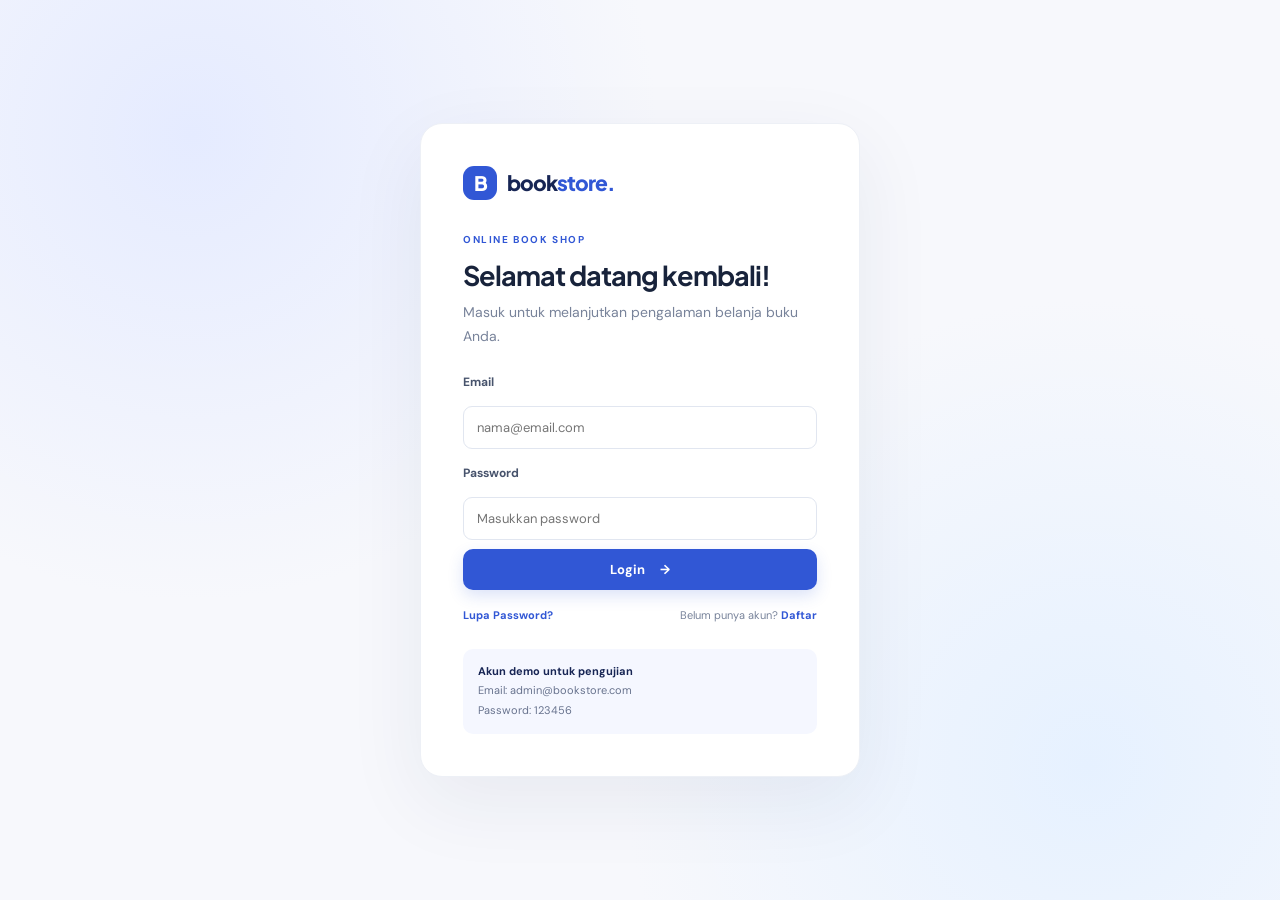
<file: index.html>
<!DOCTYPE html>
<html lang="id">
<head>
  <meta charset="UTF-8">
  <meta name="viewport" content="width=device-width, initial-scale=1.0">
  <title>Login | BookStore</title>
  <link rel="stylesheet" href="css/style.css">
  <script src="js/data.js" defer></script>
  <script src="js/script.js" defer></script>
</head>
<body class="auth-page" data-page="login">
  <main class="auth-card">
    <a class="brand auth-brand" href="index.html"><span class="brand-mark">B</span><span>book<span class="brand-accent">store.</span></span></a>
    <p class="eyebrow">ONLINE BOOK SHOP</p>
    <h1>Selamat datang kembali!</h1>
    <p class="muted">Masuk untuk melanjutkan pengalaman belanja buku Anda.</p>
    <form id="loginForm" class="form-stack">
      <label for="loginEmail">Email</label>
      <input id="loginEmail" type="email" placeholder="nama@email.com" required>
      <label for="loginPassword">Password</label>
      <input id="loginPassword" type="password" placeholder="Masukkan password" required>
      <button class="btn btn-primary btn-full" type="submit">Login <span>→</span></button>
    </form>
    <div class="auth-links"><button class="text-button" data-modal="forgotModal">Lupa Password?</button><span>Belum punya akun? <button class="text-button" data-modal="registerModal">Daftar</button></span></div>
    <div class="demo-note"><strong>Akun demo untuk pengujian</strong><br>Email: admin@bookstore.com<br>Password: 123456</div>
  </main>

  <div class="modal" id="forgotModal" aria-hidden="true"><div class="modal-card"><button class="modal-close" data-close>&times;</button><h2>Lupa Password</h2><p class="muted">Masukkan email akun Anda. Simulasi ini akan menampilkan notifikasi.</p><form id="forgotForm" class="form-stack"><label for="forgotEmail">Email</label><input id="forgotEmail" type="email" required placeholder="nama@email.com"><button class="btn btn-primary" type="submit">Kirim Instruksi</button></form></div></div>
  <div class="modal" id="registerModal" aria-hidden="true"><div class="modal-card"><button class="modal-close" data-close>&times;</button><h2>Buat Akun Baru</h2><p class="muted">Form pendaftaran simulasi BookStore.</p><form id="registerForm" class="form-stack"><label for="registerName">Nama lengkap</label><input id="registerName" required placeholder="Nama Anda"><label for="registerEmail">Email</label><input id="registerEmail" type="email" required placeholder="nama@email.com"><label for="registerPassword">Password</label><input id="registerPassword" type="password" minlength="6" required placeholder="Minimal 6 karakter"><button class="btn btn-primary" type="submit">Daftar Sekarang</button></form></div></div>
</body>
</html>
</file>
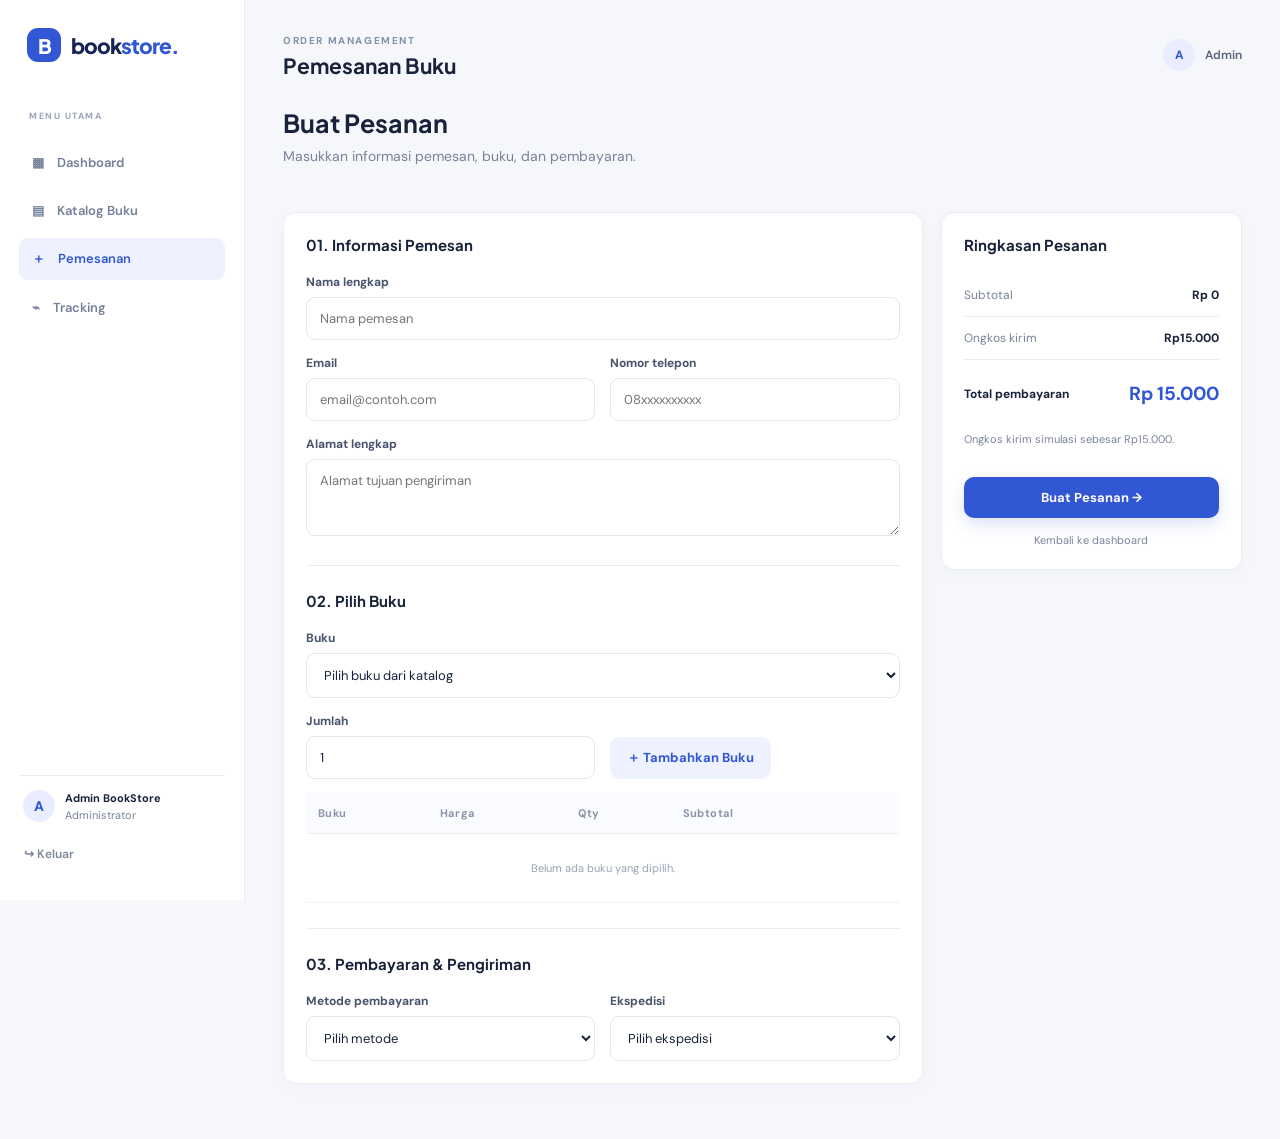
<file: checkout.html>
<!DOCTYPE html>
<html lang="id">
<head><meta charset="UTF-8"><meta name="viewport" content="width=device-width, initial-scale=1.0"><title>Pemesanan | BookStore</title><link rel="stylesheet" href="css/style.css"><script src="js/data.js" defer></script><script src="js/script.js" defer></script></head>
<body data-page="checkout"><div class="app-shell">
<aside class="sidebar"><a class="brand" href="dashboard.html"><span class="brand-mark">B</span><span>book<span class="brand-accent">store.</span></span></a><p class="side-label">MENU UTAMA</p><nav class="side-nav"><a href="dashboard.html">▦ <span>Dashboard</span></a><a href="stok.html">▤ <span>Katalog Buku</span></a><a class="active" href="checkout.html">＋ <span>Pemesanan</span></a><a href="tracking.html">⌁ <span>Tracking</span></a></nav><div class="sidebar-bottom"><div class="profile-mini"><div class="avatar">A</div><div><strong>Admin BookStore</strong><small>Administrator</small></div></div><button class="side-logout" data-logout>↪ Keluar</button></div></aside>
<main class="main-content"><header class="topbar"><div><span class="eyebrow">ORDER MANAGEMENT</span><h2>Pemesanan Buku</h2></div><div class="top-user"><span class="avatar">A</span><span>Admin</span></div></header>
<div class="page-intro"><div><h1>Buat Pesanan</h1><p class="muted">Masukkan informasi pemesan, buku, dan pembayaran.</p></div></div>
<form id="checkoutForm"><div class="checkout-grid"><section class="panel"><h2 class="panel-title">01. Informasi Pemesan</h2><div class="form-grid"><div class="field full"><label for="customerName">Nama lengkap</label><input id="customerName" required placeholder="Nama pemesan"></div><div class="field"><label for="customerEmail">Email</label><input id="customerEmail" type="email" required placeholder="email@contoh.com"></div><div class="field"><label for="customerPhone">Nomor telepon</label><input id="customerPhone" required placeholder="08xxxxxxxxxx"></div><div class="field full"><label for="customerAddress">Alamat lengkap</label><textarea id="customerAddress" rows="3" required placeholder="Alamat tujuan pengiriman"></textarea></div></div>
<div class="divider"></div><h2 class="panel-title">02. Pilih Buku</h2><div class="form-grid"><div class="field full"><label for="orderBook">Buku</label><select id="orderBook" required><option value="">Pilih buku dari katalog</option></select></div><div class="field"><label for="orderQty">Jumlah</label><input id="orderQty" type="number" min="1" value="1" required></div><div class="field field-end"><button type="button" class="btn btn-secondary" id="addOrderItem">＋ Tambahkan Buku</button></div></div><div class="table-wrap order-items-wrap"><table><thead><tr><th>Buku</th><th>Harga</th><th>Qty</th><th>Subtotal</th><th></th></tr></thead><tbody id="orderItems"><tr><td colspan="5" class="empty-cell">Belum ada buku yang dipilih.</td></tr></tbody></table></div>
<div class="divider"></div><h2 class="panel-title">03. Pembayaran & Pengiriman</h2><div class="form-grid"><div class="field"><label for="paymentMethod">Metode pembayaran</label><select id="paymentMethod" required><option value="">Pilih metode</option><option>Transfer Bank</option><option>QRIS</option><option>COD</option><option>E-Wallet</option></select></div><div class="field"><label for="shippingMethod">Ekspedisi</label><select id="shippingMethod" required><option value="">Pilih ekspedisi</option><option>JNE Reguler</option><option>J&T Express</option><option>SiCepat</option><option>Pos Indonesia</option></select></div></div>
</section><aside class="panel summary-panel"><h2 class="panel-title">Ringkasan Pesanan</h2><div class="summary-line"><span>Subtotal</span><strong id="checkoutSubtotal">Rp0</strong></div><div class="summary-line"><span>Ongkos kirim</span><strong id="shippingCost">Rp15.000</strong></div><div class="summary-total"><span>Total pembayaran</span><strong id="checkoutTotal">Rp15.000</strong></div><p class="muted tiny">Ongkos kirim simulasi sebesar Rp15.000.</p><button class="btn btn-primary btn-full" type="submit">Buat Pesanan →</button><a class="back-link" href="dashboard.html">Kembali ke dashboard</a></aside></div></form>
</main></div></body></html>
</file>
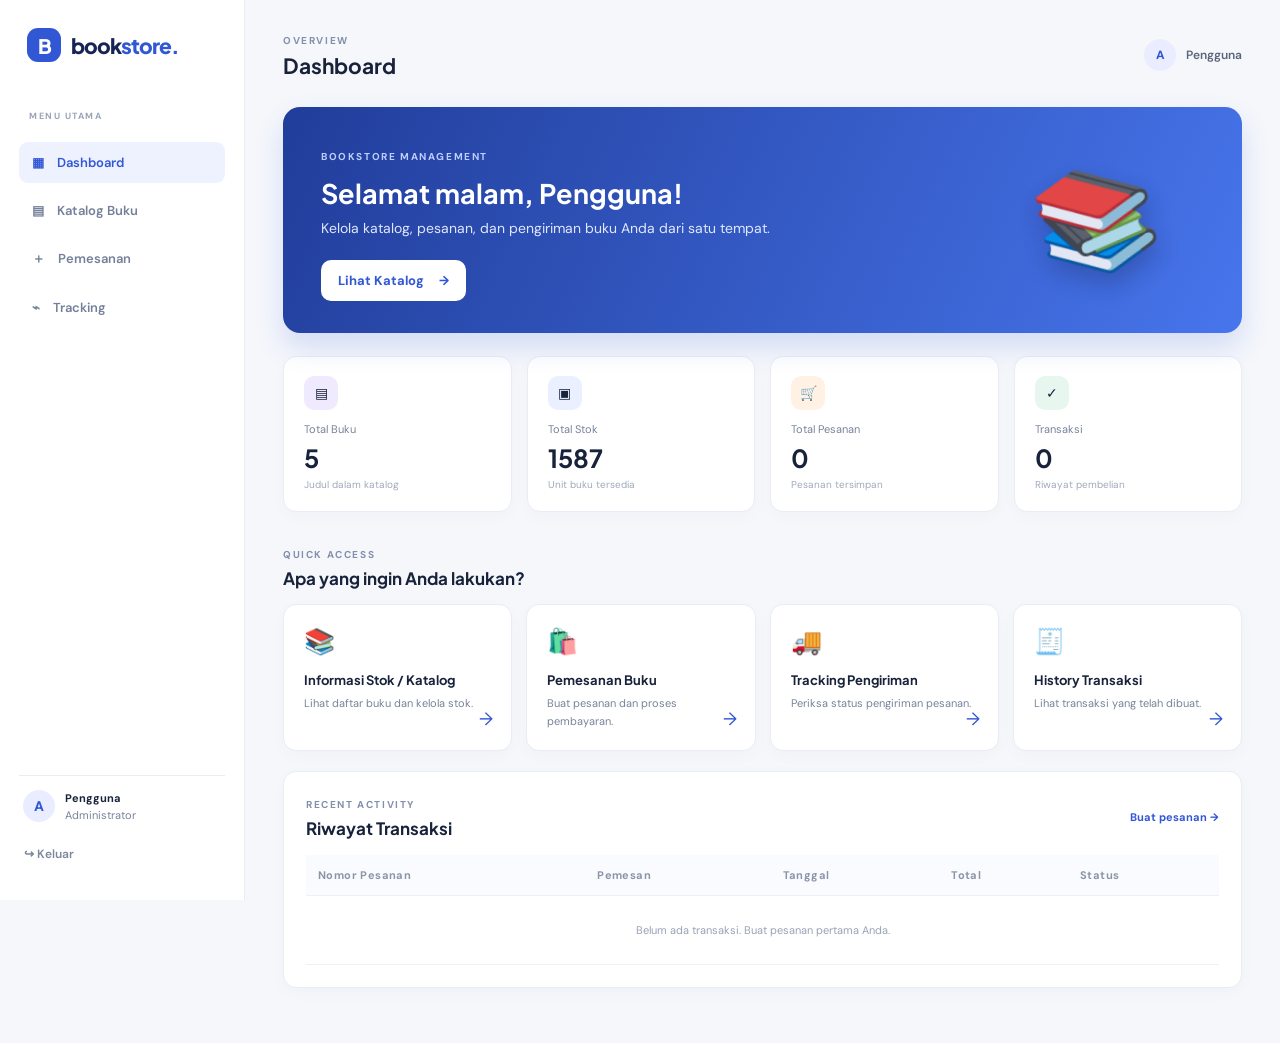
<file: dashboard.html>
<!DOCTYPE html>
<html lang="id">
<head><meta charset="UTF-8"><meta name="viewport" content="width=device-width, initial-scale=1.0"><title>Dashboard | BookStore</title><link rel="stylesheet" href="css/style.css"><script src="js/data.js" defer></script><script src="js/script.js" defer></script></head>
<body data-page="dashboard">
<div class="app-shell">
  <aside class="sidebar"><a class="brand" href="dashboard.html"><span class="brand-mark">B</span><span>book<span class="brand-accent">store.</span></span></a><p class="side-label">MENU UTAMA</p><nav class="side-nav"><a class="active" href="dashboard.html">▦ <span>Dashboard</span></a><a href="stok.html">▤ <span>Katalog Buku</span></a><a href="checkout.html">＋ <span>Pemesanan</span></a><a href="tracking.html">⌁ <span>Tracking</span></a></nav><div class="sidebar-bottom"><div class="profile-mini"><div class="avatar">A</div><div><strong>Admin BookStore</strong><small>Administrator</small></div></div><button class="side-logout" data-logout>↪ Keluar</button></div></aside>
  <main class="main-content"><header class="topbar"><div><span class="eyebrow">OVERVIEW</span><h2>Dashboard</h2></div><div class="top-user"><span class="avatar">A</span><span>Admin</span></div></header>
    <section class="welcome-panel"><div><p class="eyebrow light">BOOKSTORE MANAGEMENT</p><h1 id="greeting">Selamat datang!</h1><p>Kelola katalog, pesanan, dan pengiriman buku Anda dari satu tempat.</p><a class="btn btn-light" href="stok.html">Lihat Katalog <span>→</span></a></div><div class="welcome-art">📚</div></section>
    <section class="stat-grid"><article class="stat-card"><span class="stat-icon purple">▤</span><p>Total Buku</p><h2 id="statBooks">0</h2><small>Judul dalam katalog</small></article><article class="stat-card"><span class="stat-icon blue">▣</span><p>Total Stok</p><h2 id="statStock">0</h2><small>Unit buku tersedia</small></article><article class="stat-card"><span class="stat-icon orange">🛒</span><p>Total Pesanan</p><h2 id="statOrders">0</h2><small>Pesanan tersimpan</small></article><article class="stat-card"><span class="stat-icon green">✓</span><p>Transaksi</p><h2 id="statTransactions">0</h2><small>Riwayat pembelian</small></article></section>
    <section class="section-heading"><div><span class="eyebrow">QUICK ACCESS</span><h2>Apa yang ingin Anda lakukan?</h2></div></section>
    <section class="quick-grid"><a class="quick-card" href="stok.html"><span class="quick-icon">📚</span><h3>Informasi Stok / Katalog</h3><p>Lihat daftar buku dan kelola stok.</p><span class="quick-arrow">→</span></a><a class="quick-card" href="checkout.html"><span class="quick-icon">🛍️</span><h3>Pemesanan Buku</h3><p>Buat pesanan dan proses pembayaran.</p><span class="quick-arrow">→</span></a><a class="quick-card" href="tracking.html"><span class="quick-icon">🚚</span><h3>Tracking Pengiriman</h3><p>Periksa status pengiriman pesanan.</p><span class="quick-arrow">→</span></a><a class="quick-card" href="dashboard.html#history"><span class="quick-icon">🧾</span><h3>History Transaksi</h3><p>Lihat transaksi yang telah dibuat.</p><span class="quick-arrow">→</span></a></section>
    <section class="panel" id="history"><div class="section-heading"><div><span class="eyebrow">RECENT ACTIVITY</span><h2>Riwayat Transaksi</h2></div><a class="link-button" href="checkout.html">Buat pesanan →</a></div><div class="table-wrap"><table><thead><tr><th>Nomor Pesanan</th><th>Pemesan</th><th>Tanggal</th><th>Total</th><th>Status</th></tr></thead><tbody id="historyTable"></tbody></table></div></section>
  </main>
</div>
</body></html>
</file>
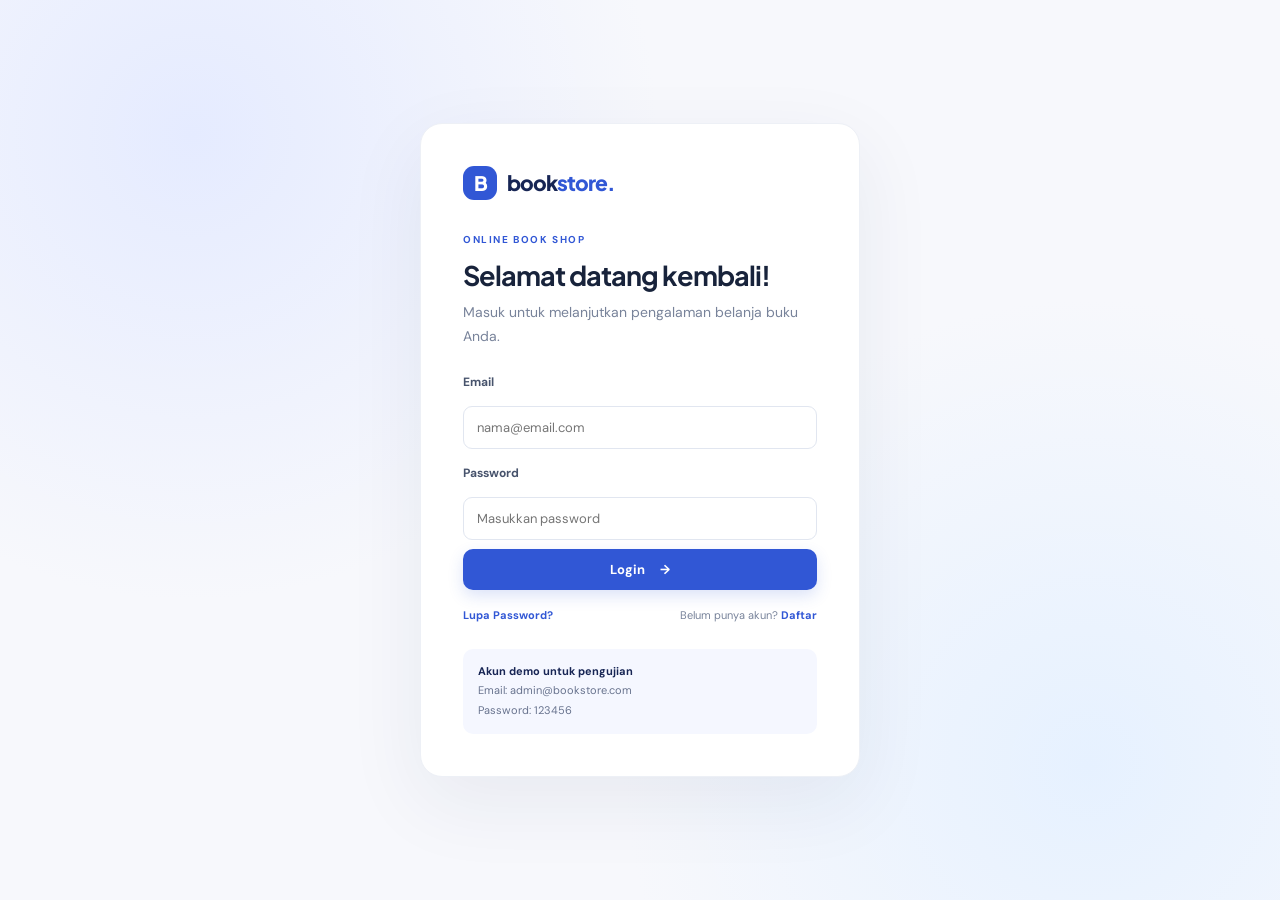
<file: login.html>
<!DOCTYPE html>
<html lang="id">
<head>
  <meta charset="UTF-8">
  <meta name="viewport" content="width=device-width, initial-scale=1.0">
  <title>Login | BookStore</title>
  <link rel="stylesheet" href="css/style.css">
  <script src="js/data.js" defer></script>
  <script src="js/script.js" defer></script>
</head>
<body class="auth-page" data-page="login">
  <main class="auth-card">
    <a class="brand auth-brand" href="login.html"><span class="brand-mark">B</span><span>book<span class="brand-accent">store.</span></span></a>
    <p class="eyebrow">ONLINE BOOK SHOP</p>
    <h1>Selamat datang kembali!</h1>
    <p class="muted">Masuk untuk melanjutkan pengalaman belanja buku Anda.</p>
    <form id="loginForm" class="form-stack">
      <label for="loginEmail">Email</label>
      <input id="loginEmail" type="email" placeholder="nama@email.com" required>
      <label for="loginPassword">Password</label>
      <input id="loginPassword" type="password" placeholder="Masukkan password" required>
      <button class="btn btn-primary btn-full" type="submit">Login <span>→</span></button>
    </form>
    <div class="auth-links"><button class="text-button" data-modal="forgotModal">Lupa Password?</button><span>Belum punya akun? <button class="text-button" data-modal="registerModal">Daftar</button></span></div>
    <div class="demo-note"><strong>Akun demo untuk pengujian</strong><br>Email: admin@bookstore.com<br>Password: 123456</div>
  </main>

  <div class="modal" id="forgotModal" aria-hidden="true"><div class="modal-card"><button class="modal-close" data-close>&times;</button><h2>Lupa Password</h2><p class="muted">Masukkan email akun Anda. Simulasi ini akan menampilkan notifikasi.</p><form id="forgotForm" class="form-stack"><label for="forgotEmail">Email</label><input id="forgotEmail" type="email" required placeholder="nama@email.com"><button class="btn btn-primary" type="submit">Kirim Instruksi</button></form></div></div>
  <div class="modal" id="registerModal" aria-hidden="true"><div class="modal-card"><button class="modal-close" data-close>&times;</button><h2>Buat Akun Baru</h2><p class="muted">Form pendaftaran simulasi BookStore.</p><form id="registerForm" class="form-stack"><label for="registerName">Nama lengkap</label><input id="registerName" required placeholder="Nama Anda"><label for="registerEmail">Email</label><input id="registerEmail" type="email" required placeholder="nama@email.com"><label for="registerPassword">Password</label><input id="registerPassword" type="password" minlength="6" required placeholder="Minimal 6 karakter"><button class="btn btn-primary" type="submit">Daftar Sekarang</button></form></div></div>
</body>
</html>
</file>
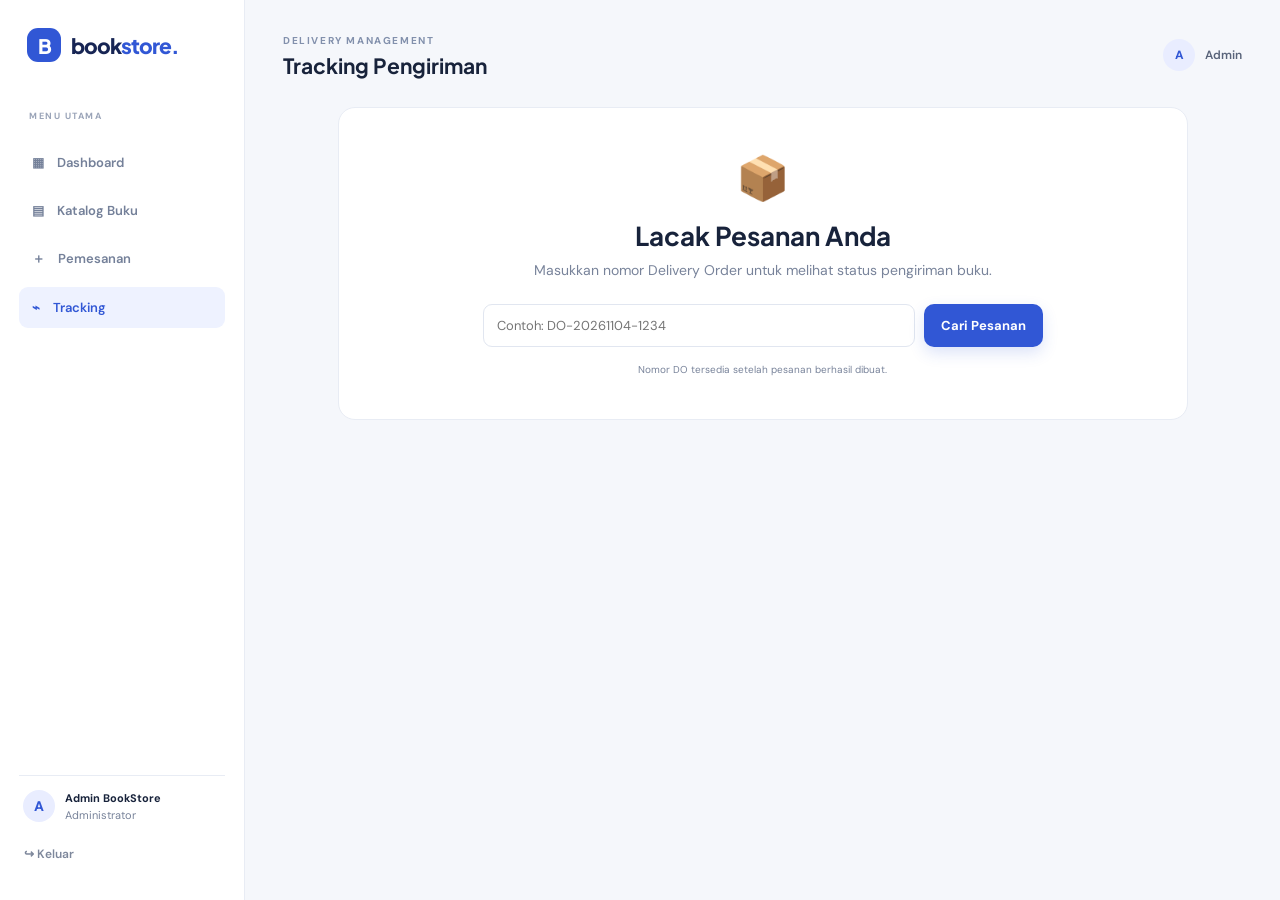
<file: tracking.html>
<!DOCTYPE html>
<html lang="id">
<head><meta charset="UTF-8"><meta name="viewport" content="width=device-width, initial-scale=1.0"><title>Tracking | BookStore</title><link rel="stylesheet" href="css/style.css"><script src="js/data.js" defer></script><script src="js/script.js" defer></script></head>
<body data-page="tracking"><div class="app-shell">
<aside class="sidebar"><a class="brand" href="dashboard.html"><span class="brand-mark">B</span><span>book<span class="brand-accent">store.</span></span></a><p class="side-label">MENU UTAMA</p><nav class="side-nav"><a href="dashboard.html">▦ <span>Dashboard</span></a><a href="stok.html">▤ <span>Katalog Buku</span></a><a href="checkout.html">＋ <span>Pemesanan</span></a><a class="active" href="tracking.html">⌁ <span>Tracking</span></a></nav><div class="sidebar-bottom"><div class="profile-mini"><div class="avatar">A</div><div><strong>Admin BookStore</strong><small>Administrator</small></div></div><button class="side-logout" data-logout>↪ Keluar</button></div></aside>
<main class="main-content"><header class="topbar"><div><span class="eyebrow">DELIVERY MANAGEMENT</span><h2>Tracking Pengiriman</h2></div><div class="top-user"><span class="avatar">A</span><span>Admin</span></div></header>
<section class="tracking-hero"><span class="tracking-emoji">📦</span><h1>Lacak Pesanan Anda</h1><p>Masukkan nomor Delivery Order untuk melihat status pengiriman buku.</p><form id="trackingForm" class="tracking-search"><input id="trackingNumber" required placeholder="Contoh: DO-20261104-1234"><button class="btn btn-primary" type="submit">Cari Pesanan</button></form><small class="muted">Nomor DO tersedia setelah pesanan berhasil dibuat.</small></section>
<section id="trackingResult" class="panel tracking-result hidden"></section>
</main></div></body></html>
</file>
<file: css/style.css>
@import url('https://fonts.googleapis.com/css2?family=DM+Sans:wght@400;500;600;700&family=Plus+Jakarta+Sans:wght@500;600;700;800&display=swap');
:root{--navy:#172554;--blue:#3157d5;--blue2:#4774ef;--ink:#18233b;--muted:#78839a;--line:#e8ecf4;--bg:#f5f7fb;--white:#fff;--green:#16845b;--red:#d94b59;--shadow:0 12px 35px rgba(27,46,94,.07)}
*{box-sizing:border-box}body{margin:0;background:var(--bg);color:var(--ink);font-family:'DM Sans',sans-serif;font-size:14px}h1,h2,h3{font-family:'Plus Jakarta Sans',sans-serif;margin:0;color:var(--ink)}p{line-height:1.65}.muted{color:var(--muted)}.tiny{font-size:11px}.eyebrow{font-size:10px;letter-spacing:1.6px;font-weight:700;color:#8290ac}.brand{display:flex;align-items:center;gap:10px;text-decoration:none;color:var(--navy);font:800 21px 'Plus Jakarta Sans',sans-serif;letter-spacing:-1px}.brand-accent{color:var(--blue)}.brand-mark{width:34px;height:34px;border-radius:11px;background:var(--blue);color:white;display:grid;place-items:center;font:800 20px 'Plus Jakarta Sans',sans-serif}
.btn{border:0;border-radius:10px;padding:12px 17px;font:700 13px 'DM Sans',sans-serif;cursor:pointer;text-decoration:none;display:inline-flex;align-items:center;justify-content:center;gap:15px;transition:.2s}.btn:hover{transform:translateY(-1px);filter:brightness(1.04)}.btn-primary{background:var(--blue);color:white;box-shadow:0 6px 15px #3157d52b}.btn-secondary{background:#eef2ff;color:var(--blue)}.btn-light{background:white;color:var(--blue)}.btn-full{width:100%}
input,select,textarea{width:100%;border:1px solid #e1e6f0;border-radius:9px;padding:12px 13px;background:#fff;font:13px 'DM Sans',sans-serif;color:var(--ink);outline:none}input:focus,select:focus,textarea:focus{border-color:#7893ef;box-shadow:0 0 0 3px #3157d514}label{font-size:12px;font-weight:700;color:#47536c;display:block;margin-bottom:7px}.form-stack{display:flex;flex-direction:column;gap:9px}.form-stack label:not(:first-child){margin-top:7px}
.auth-page{min-height:100vh;display:grid;place-items:center;padding:25px;background:radial-gradient(circle at 15% 15%,#e5ebff,transparent 35%),radial-gradient(circle at 85% 85%,#e6f1ff,transparent 35%),#f7f8fc}.auth-card{width:min(100%,440px);background:white;border:1px solid #edf0f6;border-radius:22px;padding:42px;box-shadow:0 25px 80px #17255412}.auth-brand{margin-bottom:32px}.auth-card h1{font-size:27px;letter-spacing:-1px;margin:9px 0}.auth-card>.muted{margin:0 0 26px}.auth-card .eyebrow{color:var(--blue)}.auth-links{display:flex;justify-content:space-between;align-items:center;gap:10px;margin-top:18px;font-size:11px;color:var(--muted)}.text-button{border:0;background:none;padding:0;color:var(--blue);font:700 11px 'DM Sans';cursor:pointer}.demo-note{margin-top:27px;padding:13px 15px;border-radius:10px;background:#f5f7ff;color:#68738e;font-size:11px;line-height:1.8}.demo-note strong{color:var(--navy)}
.modal{position:fixed;inset:0;background:#101a32a6;display:none;align-items:center;justify-content:center;padding:20px;z-index:10}.modal.show{display:flex}.modal-card{background:white;width:min(100%,440px);max-height:90vh;overflow:auto;padding:30px;border-radius:17px;position:relative;box-shadow:var(--shadow)}.modal-card h2{font-size:22px}.modal-card>.muted{font-size:13px;margin:8px 0 22px}.modal-close{position:absolute;right:17px;top:12px;border:0;background:none;font-size:27px;color:#8992a5;cursor:pointer}
.app-shell{min-height:100vh}.sidebar{position:fixed;inset:0 auto 0 0;width:245px;background:white;border-right:1px solid var(--line);padding:28px 19px;display:flex;flex-direction:column;z-index:2}.sidebar .brand{padding:0 8px 38px}.side-label{font-size:9px;letter-spacing:1.5px;color:#9aa4b8;font-weight:700;padding:0 10px}.side-nav{display:grid;gap:7px;margin-top:9px}.side-nav a{display:flex;align-items:center;gap:13px;padding:12px 13px;border-radius:9px;text-decoration:none;color:#748099;font-size:13px;font-weight:600}.side-nav a.active,.side-nav a:hover{background:#eef2ff;color:var(--blue)}.side-nav a:first-letter{font-size:18px}.sidebar-bottom{margin-top:auto}.profile-mini{display:flex;align-items:center;gap:10px;padding:14px 4px;border-top:1px solid var(--line)}.avatar{width:32px;height:32px;border-radius:50%;background:#e9edff;color:var(--blue);display:grid;place-items:center;font-weight:800}.profile-mini strong,.profile-mini small{display:block;font-size:11px}.profile-mini small{color:var(--muted);margin-top:3px}.side-logout{border:0;background:none;color:#7d879b;padding:10px 5px;font:600 12px 'DM Sans';cursor:pointer}.main-content{margin-left:245px;padding:30px 38px 55px;max-width:1600px}.topbar{display:flex;align-items:center;justify-content:space-between;margin-bottom:28px}.topbar h2{font-size:21px;margin-top:4px}.top-user{display:flex;align-items:center;gap:10px;color:#59647a;font-size:12px;font-weight:600}.welcome-panel{background:linear-gradient(115deg,#213d9a,#4775ec);border-radius:17px;padding:32px 38px;color:white;display:flex;justify-content:space-between;align-items:center;overflow:hidden;position:relative;box-shadow:0 14px 28px #3157d52b}.welcome-panel h1{color:white;font-size:27px;margin:7px 0}.welcome-panel p:not(.eyebrow){color:#e0e8ff;margin:0 0 20px}.welcome-panel .eyebrow{color:#bfcfff}.welcome-art{font-size:100px;opacity:.9;transform:rotate(-12deg);margin-right:45px;filter:drop-shadow(0 12px 12px #17255455)}.stat-grid{display:grid;grid-template-columns:repeat(4,1fr);gap:15px;margin:23px 0 32px}.stat-card,.panel,.quick-card{background:white;border:1px solid var(--line);border-radius:13px;box-shadow:0 5px 18px #17255406}.stat-card{padding:19px 20px}.stat-card p{font-size:11px;color:var(--muted);margin:10px 0 4px}.stat-card h2{font-size:25px}.stat-card small{font-size:10px;color:#a0a9ba}.stat-icon{width:34px;height:34px;border-radius:10px;display:grid;place-items:center}.purple{background:#f0eaff}.blue{background:#eaf0ff}.orange{background:#fff2e5}.green{background:#e7f7ef}.section-heading{display:flex;align-items:center;justify-content:space-between;margin:28px 0 15px}.section-heading h2{font-size:17px;margin-top:5px}.quick-grid{display:grid;grid-template-columns:repeat(4,1fr);gap:14px}.quick-card{padding:20px;text-decoration:none;position:relative;transition:.2s}.quick-card:hover{transform:translateY(-3px);box-shadow:var(--shadow)}.quick-icon{font-size:25px}.quick-card h3{font-size:13px;margin:14px 0 6px}.quick-card p{font-size:11px;color:var(--muted);margin:0;max-width:180px}.quick-arrow{position:absolute;right:18px;bottom:19px;color:var(--blue);font-size:18px}.panel{padding:22px;margin-top:20px}.panel .section-heading{margin:0 0 16px}.link-button{font-size:11px;text-decoration:none;color:var(--blue);font-weight:700}
.page-intro{display:flex;align-items:center;justify-content:space-between;margin:8px 0 18px}.page-intro h1{font-size:25px}.page-intro p{margin:6px 0}.compact-stats{grid-template-columns:repeat(3,1fr);margin:0 0 15px}.compact-stats .stat-card{padding:15px 18px}.compact-stats .stat-card h2{font-size:22px}.toolbar{display:flex;justify-content:space-between;align-items:center;gap:15px;margin-bottom:17px}.search-input{max-width:330px}.toolbar .muted{font-size:11px}table{width:100%;border-collapse:collapse;white-space:nowrap}th{text-align:left;color:#8a95a9;font-size:10px;letter-spacing:.4px;font-weight:700;background:#fafbfe}td,th{padding:13px 12px;border-bottom:1px solid #edf0f5;font-size:11px}td{color:#5a667c}td strong{color:var(--ink)}.table-wrap{width:100%;overflow-x:auto}.stock-good,.stock-low,.status-pill{display:inline-block;padding:5px 9px;border-radius:20px;font-size:10px;font-weight:700}.stock-good{background:#eaf8f1;color:#16845b}.stock-low{background:#fff1e9;color:#d16b32}.status-pill{background:#edf2ff;color:#3157d5}.table-action{border:0;background:#edf2ff;color:var(--blue);padding:6px 9px;border-radius:6px;font-size:10px;font-weight:700;cursor:pointer}.table-action.danger{background:#fff0f0;color:var(--red)}.empty-cell{text-align:center;color:#98a2b4;padding:27px}
.checkout-grid{display:grid;grid-template-columns:minmax(0,1.7fr) minmax(260px,.8fr);gap:18px;align-items:start}.panel-title{font-size:15px;margin-bottom:20px}.form-grid{display:grid;grid-template-columns:1fr 1fr;gap:15px}.field.full{grid-column:1/-1}.field-end{display:flex;align-items:end}.divider{height:1px;background:var(--line);margin:25px 0}.order-items-wrap{margin-top:14px}.qty-input{width:65px;padding:7px}.summary-panel{position:sticky;top:20px}.summary-line,.summary-total{display:flex;justify-content:space-between;align-items:center;padding:13px 0;border-bottom:1px solid var(--line);font-size:12px;color:var(--muted)}.summary-line strong{color:var(--ink)}.summary-total{margin:8px 0 5px;border:0;color:var(--ink);font-weight:700}.summary-total strong{font-size:19px;color:var(--blue)}.summary-panel .btn{margin-top:18px}.back-link{display:block;text-align:center;margin-top:15px;color:var(--muted);font-size:11px;text-decoration:none}
.tracking-hero{text-align:center;background:white;border:1px solid var(--line);border-radius:17px;padding:42px 25px;margin:15px auto 25px;max-width:850px}.tracking-emoji{font-size:43px}.tracking-hero h1{font-size:26px;margin:13px 0 7px}.tracking-hero p{color:var(--muted);margin:0 0 22px}.tracking-search{display:flex;gap:9px;max-width:560px;margin:0 auto 12px}.tracking-search input{flex:1}.tracking-hero>small{font-size:10px}.tracking-result{max-width:850px;margin:0 auto}.hidden{display:none}.tracking-result-head{display:flex;justify-content:space-between;align-items:center;margin-bottom:22px}.tracking-result-head h2{font-size:19px;margin-top:5px}.tracking-result h3{font-size:15px}.progress-track{height:8px;background:#edf0f7;border-radius:10px;overflow:hidden;margin:25px 0 10px}.progress-fill{height:100%;background:linear-gradient(90deg,#3157d5,#6b91ff);border-radius:10px}.tracking-steps{display:grid;grid-template-columns:repeat(4,1fr);gap:8px}.tracking-step{text-align:center;color:#a2aabd;display:grid;justify-items:center;gap:8px}.tracking-step span{width:25px;height:25px;border-radius:50%;display:grid;place-items:center;background:#edf0f7;font-size:11px;font-weight:700}.tracking-step.done{color:var(--blue)}.tracking-step.done span{background:var(--blue);color:white}.tracking-step small{font-size:10px}.detail-grid{display:grid;grid-template-columns:repeat(3,1fr);gap:20px;margin-top:18px}.detail-grid small,.detail-grid strong{display:block}.detail-grid small{font-size:10px;color:var(--muted);margin-bottom:6px}.detail-grid strong{font-size:12px}.empty-tracking{text-align:center;padding:20px}
@media(max-width:1050px){.sidebar{width:205px}.main-content{margin-left:205px;padding:25px}.quick-grid{grid-template-columns:repeat(2,1fr)}.stat-grid{grid-template-columns:repeat(2,1fr)}.checkout-grid{grid-template-columns:1fr}.summary-panel{position:static}}
@media(max-width:700px){.sidebar{position:static;width:auto;height:auto;padding:13px 16px;display:block;border-right:0;border-bottom:1px solid var(--line)}.sidebar .brand{padding:0 0 12px}.side-label,.sidebar-bottom{display:none}.side-nav{display:flex;overflow-x:auto;margin:0}.side-nav a{white-space:nowrap;padding:9px 11px;font-size:11px}.main-content{margin:0;padding:20px 15px 40px}.topbar{margin-bottom:20px}.topbar h2{font-size:17px}.top-user>span:last-child{display:none}.welcome-panel{padding:25px 22px}.welcome-panel h1{font-size:22px}.welcome-art{font-size:60px;margin-right:0}.stat-grid{gap:9px}.stat-card{padding:14px}.quick-grid{gap:9px}.quick-card{padding:15px}.quick-card h3{font-size:12px}.page-intro{align-items:flex-start;gap:10px}.page-intro h1{font-size:21px}.page-intro .btn{font-size:11px;padding:10px}.form-grid{grid-template-columns:1fr}.field.full{grid-column:auto}.tracking-search{flex-direction:column}.tracking-steps{grid-template-columns:repeat(2,1fr);row-gap:18px}.detail-grid{grid-template-columns:repeat(2,1fr)}.auth-card{padding:28px 23px}.auth-links{flex-wrap:wrap}.compact-stats{grid-template-columns:repeat(3,1fr)}.compact-stats .stat-card{padding:12px 9px}.compact-stats .stat-card h2{font-size:18px}}

/* Tampilan cover buku dan riwayat tracking dari data dosen */
.book-cover-thumb{width:52px;height:68px;object-fit:cover;border-radius:6px;box-shadow:0 3px 10px rgba(20,35,70,.12)}
.journey-list{display:grid;gap:14px;margin-top:16px}.journey-item{border-left:3px solid var(--blue);padding:2px 0 2px 14px}.journey-item strong{font-size:12px;color:var(--blue)}.journey-item p{margin:5px 0 0;color:var(--muted);font-size:13px}
</file>
